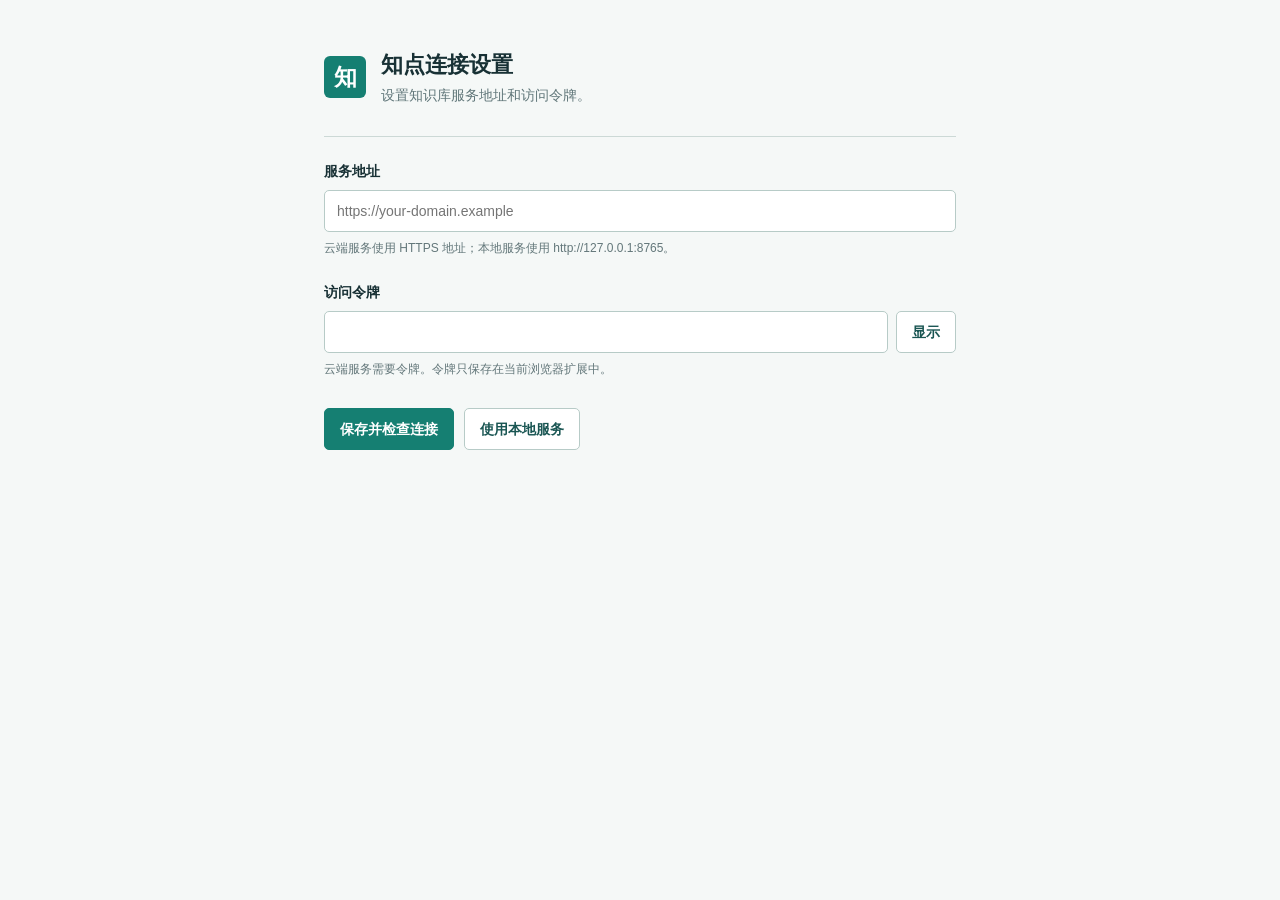
<file: extension/options.html>
<!doctype html>
<html lang="zh-CN">
<head>
  <meta charset="utf-8">
  <meta name="viewport" content="width=device-width, initial-scale=1">
  <title>知点连接设置</title>
  <link rel="stylesheet" href="options.css">
</head>
<body>
  <main>
    <header>
      <span class="mark" aria-hidden="true">知</span>
      <div>
        <h1>知点连接设置</h1>
        <p>设置知识库服务地址和访问令牌。</p>
      </div>
    </header>
    <form id="connection-form">
      <label for="origin">服务地址</label>
      <input id="origin" name="origin" type="url" inputmode="url" autocomplete="url" required
        placeholder="https://your-domain.example" aria-describedby="origin-hint">
      <p class="hint" id="origin-hint">云端服务使用 HTTPS 地址；本地服务使用 http://127.0.0.1:8765。</p>

      <label for="token">访问令牌</label>
      <div class="token-field">
        <input id="token" name="token" type="password" autocomplete="off" spellcheck="false"
          aria-describedby="token-hint">
        <button id="toggle-token" type="button" aria-label="显示访问令牌" aria-pressed="false">显示</button>
      </div>
      <p class="hint" id="token-hint">云端服务需要令牌。令牌只保存在当前浏览器扩展中。</p>

      <div class="actions">
        <button id="save" class="primary" type="submit">保存并检查连接</button>
        <button id="use-local" type="button">使用本地服务</button>
      </div>
      <p id="status" role="status" aria-live="polite"></p>
    </form>
  </main>
  <script src="options.js"></script>
</body>
</html>
</file>
<file: extension/options.css>
:root { color-scheme: light; font: 14px/1.5 -apple-system, BlinkMacSystemFont, "Segoe UI", "Microsoft YaHei", sans-serif; }
* { box-sizing: border-box; }
body { margin: 0; color: #183135; background: #f5f8f7; }
main { max-width: 680px; margin: 0 auto; padding: 48px 24px; }
header { display: flex; align-items: center; gap: 15px; margin-bottom: 30px; }
.mark { display: grid; place-items: center; width: 42px; height: 42px; flex: none; border-radius: 6px; background: #157f72; color: white; font-size: 23px; font-weight: 700; }
h1 { margin: 0; font-size: 22px; font-weight: 700; }
header p { margin: 4px 0 0; color: #61777a; }
form { border-top: 1px solid #ccd9d6; padding-top: 24px; }
label { display: block; margin: 0 0 8px; font-weight: 650; }
input { width: 100%; height: 42px; border: 1px solid #b7cbc7; border-radius: 5px; padding: 0 12px; background: white; color: #183135; font: inherit; }
input:focus-visible, button:focus-visible { outline: 2px solid #157f72; outline-offset: 2px; }
.hint { margin: 7px 0 25px; color: #63777a; font-size: 12px; }
.token-field { display: flex; gap: 8px; }
.token-field input { min-width: 0; }
button { height: 42px; border: 1px solid #b7cbc7; border-radius: 5px; padding: 0 15px; background: white; color: #1a5653; font: inherit; font-weight: 600; cursor: pointer; white-space: nowrap; }
button:hover { background: #e8f2ef; }
button:disabled { opacity: .6; cursor: wait; }
.primary { background: #157f72; border-color: #157f72; color: white; }
.primary:hover { background: #126c62; }
.actions { display: flex; flex-wrap: wrap; gap: 10px; margin-top: 30px; }
#status { min-height: 22px; margin: 16px 0 0; color: #335c59; }
#status.error { color: #a34835; }
@media (max-width: 500px) { main { padding: 28px 16px; } h1 { font-size: 19px; } }
</file>
